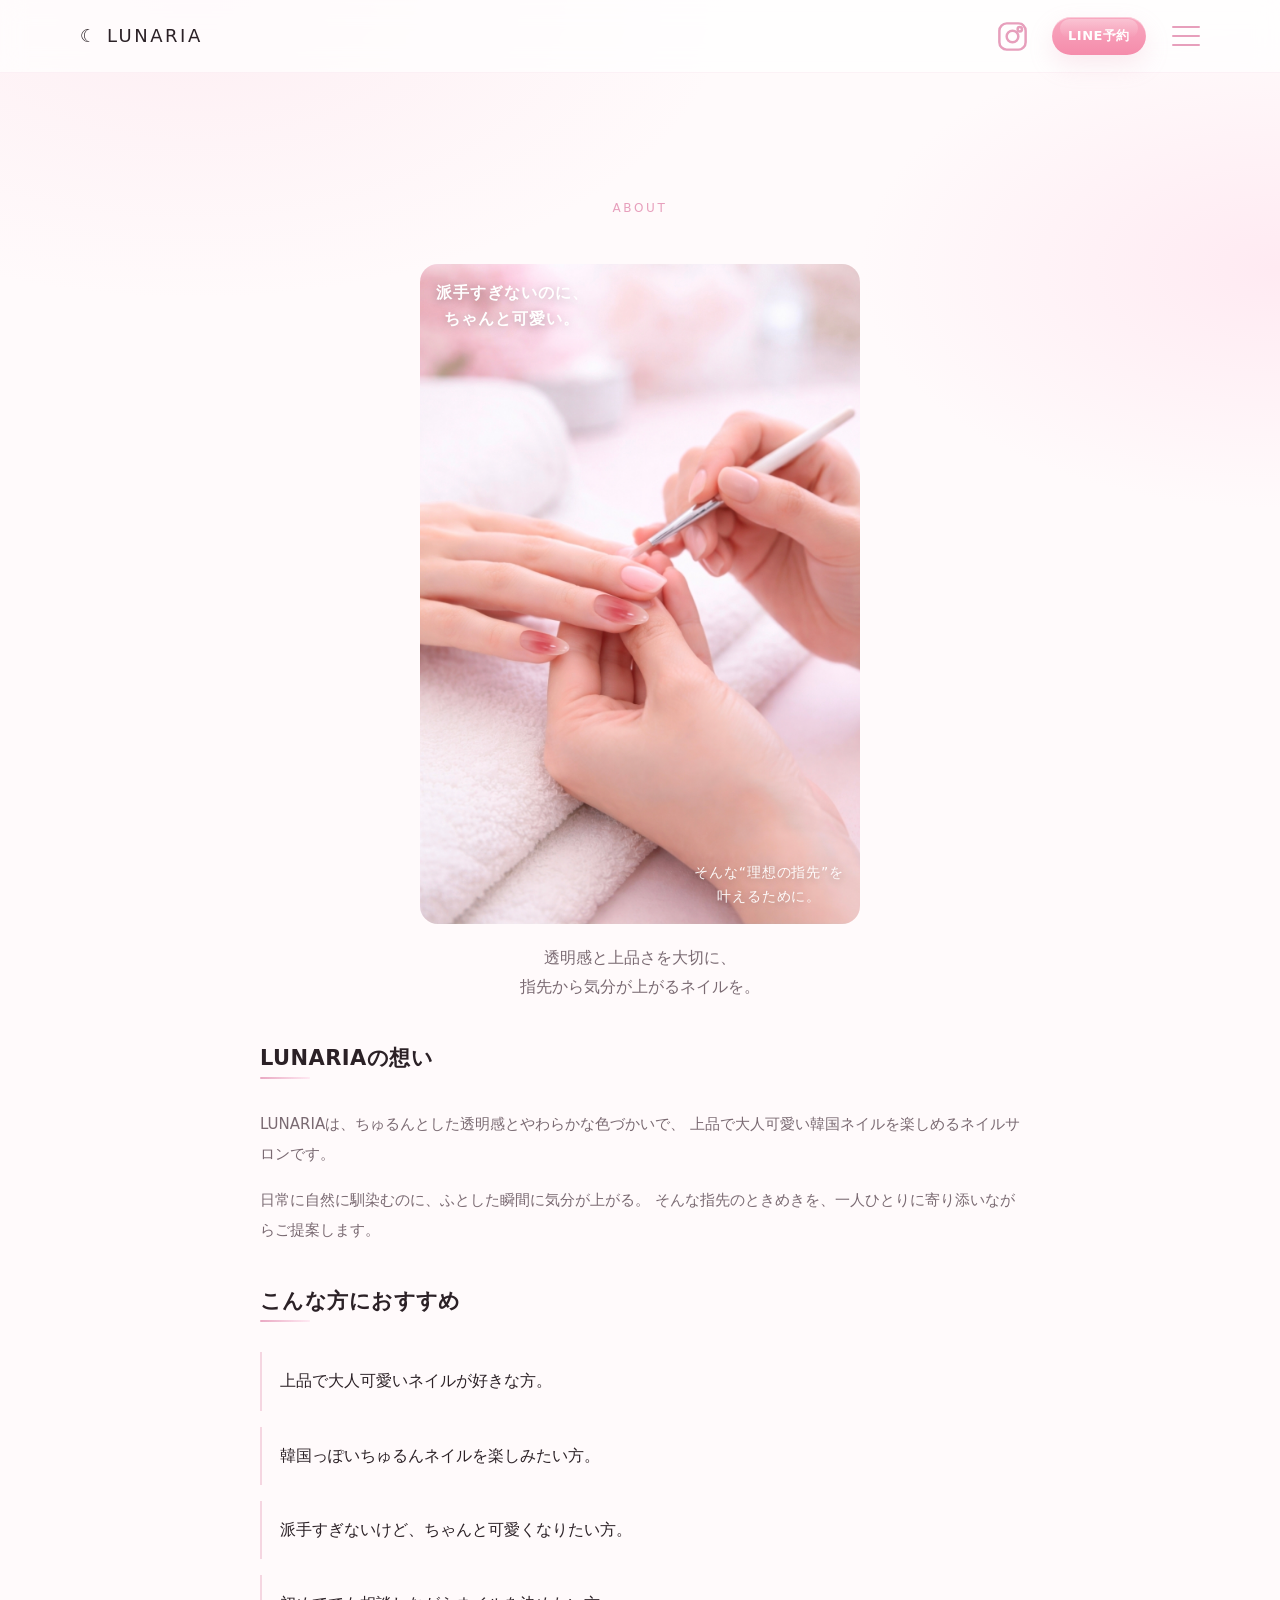
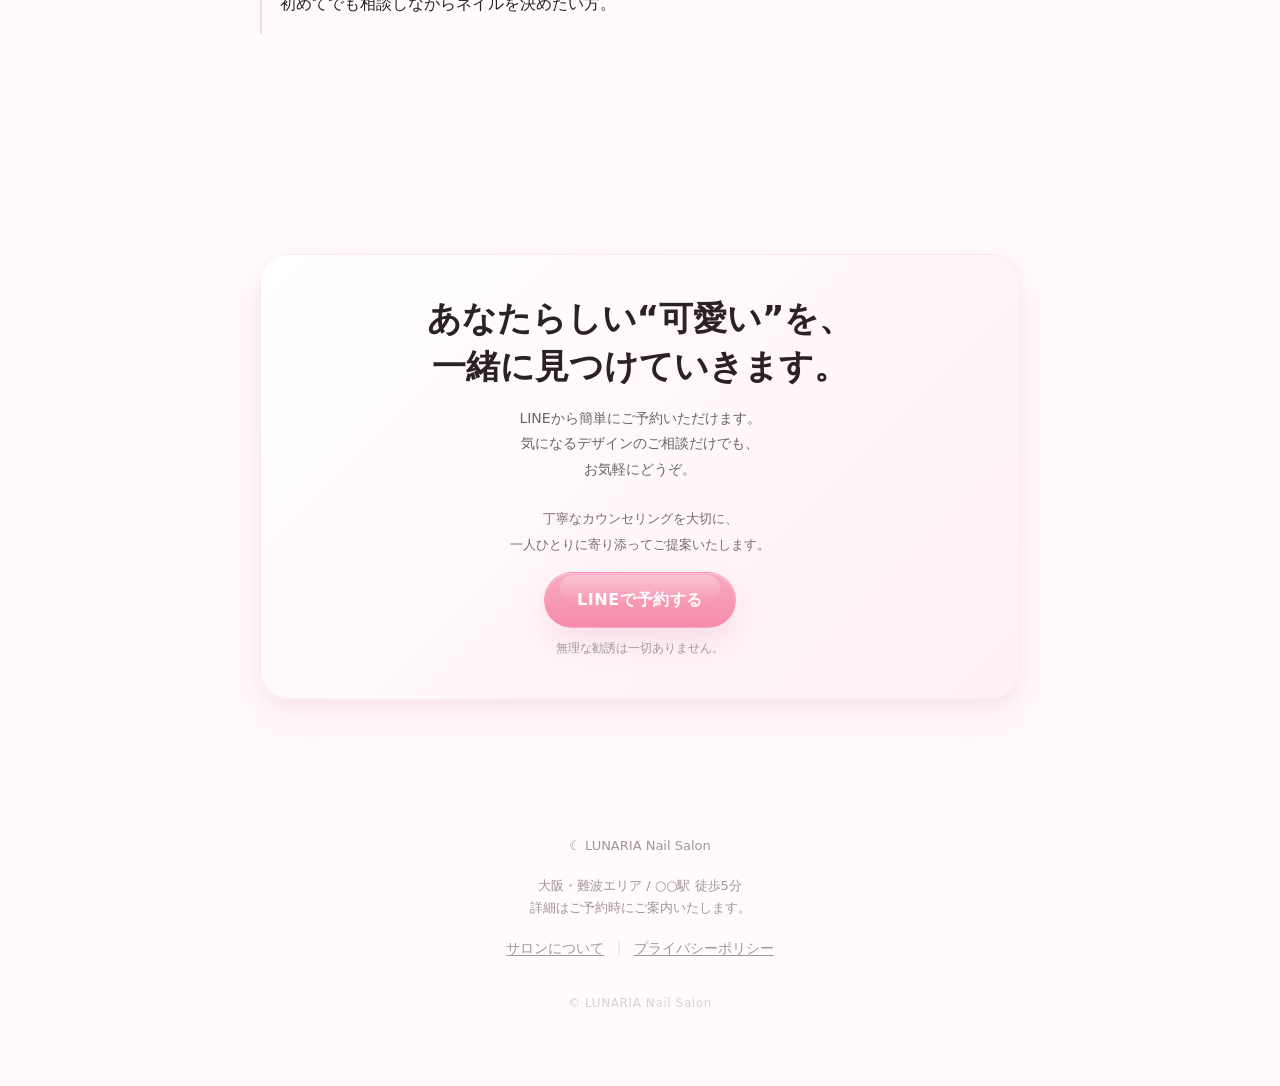
<file: about.html>
<!DOCTYPE html>
<html lang="ja">
<head>
  <meta charset="UTF-8">
  <meta
    name="viewport"
    content="width=device-width, initial-scale=1.0"
  >
  <meta
    name="description"
    content="LUNARIAは、上品で大人可愛い韓国ネイルを提案する完全予約制プライベートサロンです。"
  >
  <title>LUNARIA | 韓国ネイルサロン</title>

  <link rel="stylesheet" href="css/style.css">
</head>

<body>

  <!-- header -->
  <header class="site-header">
    <div class="container site-header__inner">
      <a href="index.html" class="site-logo">
        ☾ LUNARIA
      </a>

      <div class="site-header__actions">
        <a
          href="https://www.instagram.com/"
          class="header__insta"
          aria-label="Instagram"
        >
          <svg
            viewBox="0 0 24 24"
            fill="none"
            stroke="currentColor"
            stroke-width="1.8"
          >
            <rect x="3" y="3" width="18" height="18" rx="5"></rect>
            <circle cx="12" cy="12" r="4"></circle>
            <circle cx="17" cy="7" r="1.5"></circle>
          </svg>
        </a>

        <a href="#cta" class="header__reserve">
          LINE予約
        </a>

        <button
          type="button"
          class="header__menu"
          aria-label="Menu"
          aria-expanded="false"
          aria-controls="headerDrawer"
        >
          <span></span>
          <span></span>
          <span></span>
        </button>
      </div>
    </div>

    <div class="header-drawer" id="headerDrawer" aria-hidden="true">
      <nav class="header-drawer__nav" aria-label="メニュー">
        <a href="index.html">Top</a>
        <a href="gallery.html">Gallery</a>
        <a href="menu.html">Menu</a>
        <a href="index.html#price">Price</a>
        <a href="index.html#faq">FAQ</a>
        <a href="index.html#cta">Reserve</a>
      </nav>
    </div>
  </header>

  <main>

    <section class="about-page section">
      <div class="container-narrow">

<div class="section-head center fade-up">
  <span class="section-label">About</span>

  
  
  
<div class="about-page__visual">

  <img src="images/about-nail.jpg" alt="施術イメージ">

  <p class="visual-text visual-text--top">
    派手すぎないのに、<br>ちゃんと可愛い。
  </p>

  <p class="visual-text visual-text--bottom">
    そんな“理想の指先”を<br>叶えるために。
  </p>

</div>


  <p class="section-text">
    透明感と上品さを大切に、<br>
    指先から気分が上がるネイルを。
  </p>
</div>

        <div class="about-page__block fade-up delay-2">
          <h2 class="about-page__title">LUNARIAの想い</h2>
          <p class="about-page__text">
            LUNARIAは、ちゅるんとした透明感とやわらかな色づかいで、
            上品で大人可愛い韓国ネイルを楽しめるネイルサロンです。
          </p>
          <p class="about-page__text">
            日常に自然に馴染むのに、ふとした瞬間に気分が上がる。
            そんな指先のときめきを、一人ひとりに寄り添いながらご提案します。
          </p>
        </div>

        <div class="about-page__block fade-up delay-3">
          <h2 class="about-page__title">こんな方におすすめ</h2>
          <ul class="about-page__list">
            <li>上品で大人可愛いネイルが好きな方。</li>
            <li>韓国っぽいちゅるんネイルを楽しみたい方。</li>
            <li>派手すぎないけど、ちゃんと可愛くなりたい方。</li>
            <li>初めてでも相談しながらネイルを決めたい方。</li>
          </ul>
        </div>

      </div>
    </section>

    <section class="cta section">
      <div class="container-narrow">
        <div class="cta-box fade-up">
          <h2 class="cta-title">あなたらしい“可愛い”を、<br>一緒に見つけていきます。</h2>
          <p class="cta-text">
            LINEから簡単にご予約いただけます。<br>
            気になるデザインのご相談だけでも、<br>お気軽にどうぞ。
          </p>
          <p class="cta-support">
  丁寧なカウンセリングを大切に、<br>
一人ひとりに寄り添ってご提案いたします。
</p>
          <a href="#" class="cta-button">LINEで予約する</a>
          <p class="cta-sub">無理な勧誘は一切ありません。</p>
        </div>
      </div>
    </section>

  </main>

<!-- footer -->
  <footer class="site-footer">
    <div class="container center">
      <p class="footer-brand">☾ LUNARIA Nail Salon</p>

      <div class="footer-access">
        <p>大阪・難波エリア / ○○駅 徒歩5分</p>
        <p>詳細はご予約時にご案内いたします。</p>
      </div>

      <div class="footer-links">
        <a href="about.html">サロンについて</a>
        <span class="footer-divider">│</span>
        <a href="policy.html">プライバシーポリシー</a>
      </div>

      <p class="footer-copy">
        © LUNARIA Nail Salon
      </p>
    </div>
  </footer>

  <script src="js/main.js"></script>

</body>
</html>
</file>
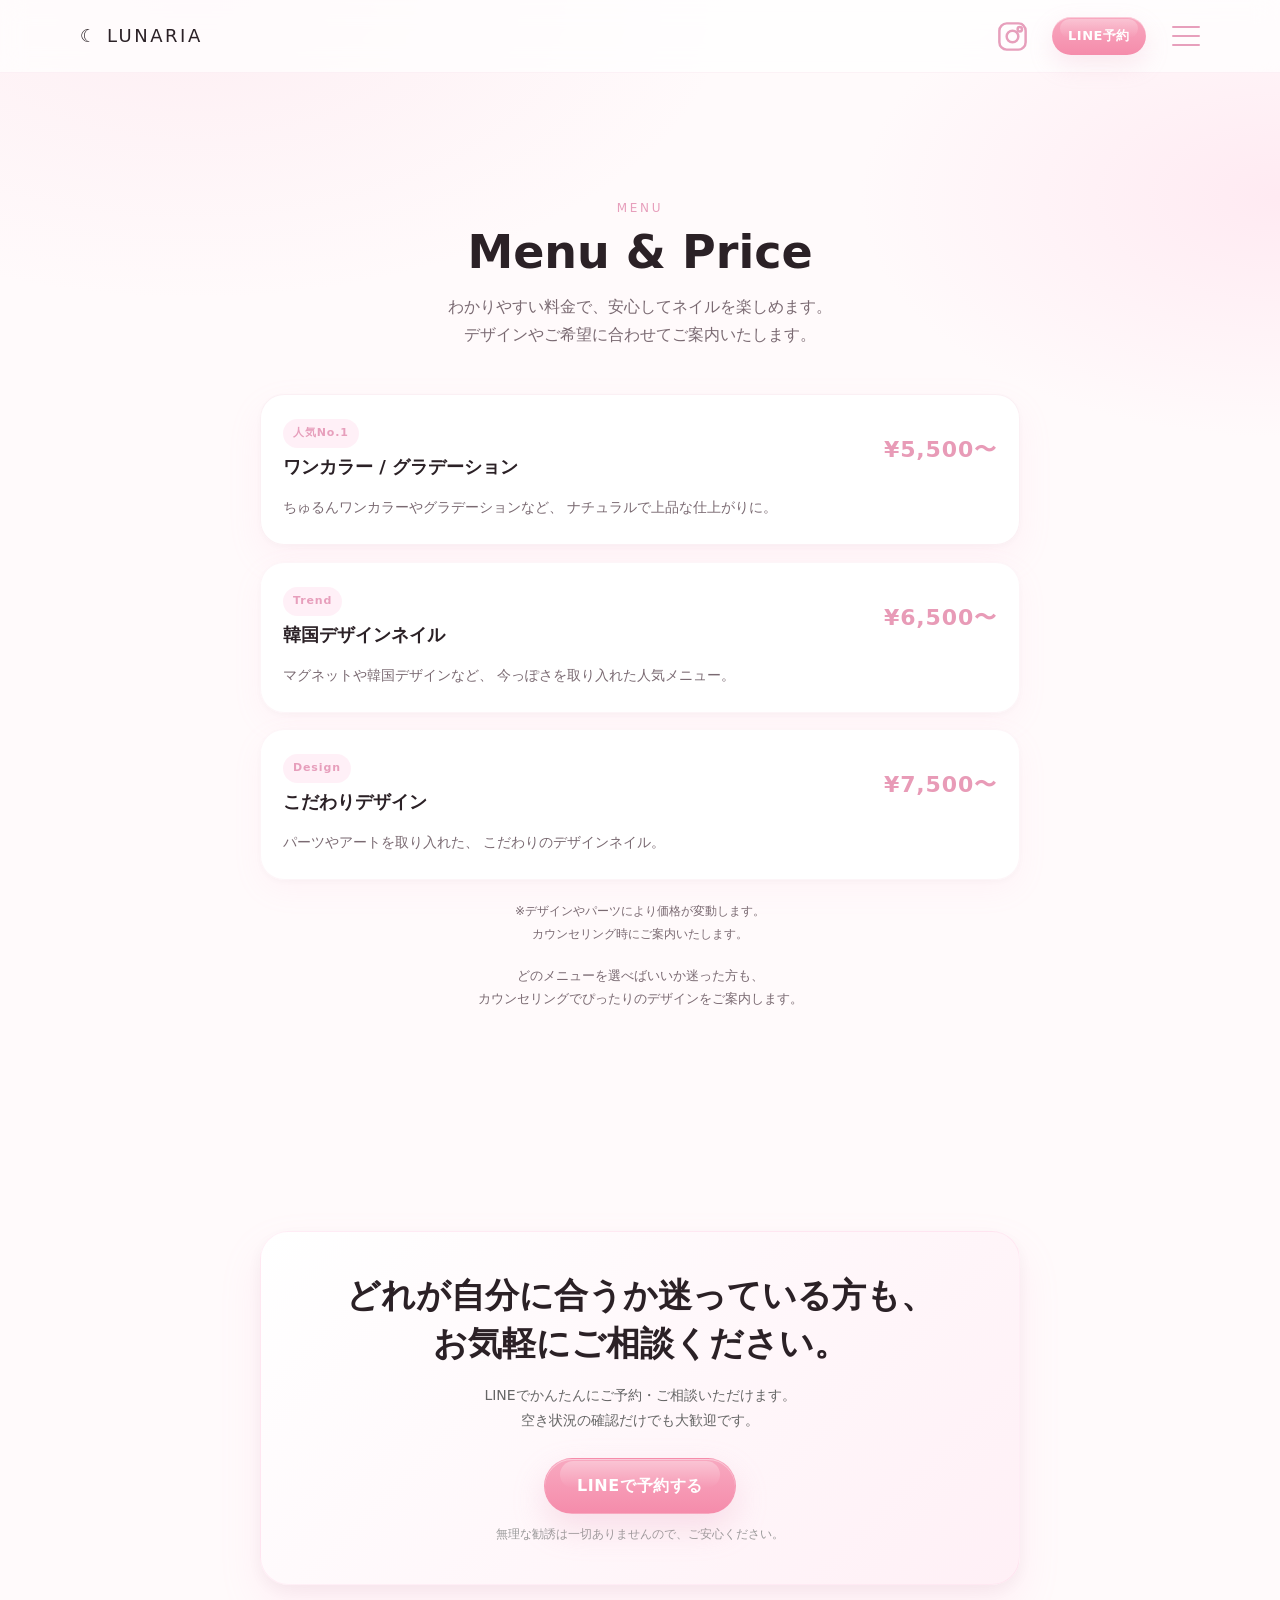
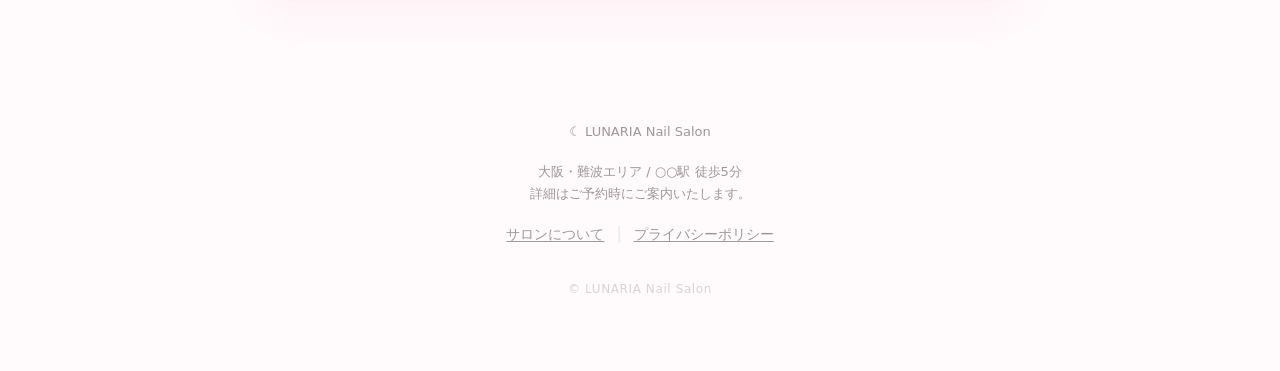
<file: menu.html>
<!DOCTYPE html>
<html lang="ja">
<head>
  <meta charset="UTF-8">
  <meta
    name="viewport"
    content="width=device-width, initial-scale=1.0"
  >
  <meta
    name="description"
    content="LUNARIAは、上品で大人可愛い韓国ネイルを提案する完全予約制プライベートサロンです。"
  >
  <title>LUNARIA | 韓国ネイルサロン</title>

  <link rel="stylesheet" href="css/style.css">
</head>

<body>

  <!-- header -->
  <header class="site-header">
    <div class="container site-header__inner">
      <a href="index.html" class="site-logo">
        ☾ LUNARIA
      </a>

      <div class="site-header__actions">
        <a
          href="https://www.instagram.com/"
          class="header__insta"
          aria-label="Instagram"
        >
          <svg
            viewBox="0 0 24 24"
            fill="none"
            stroke="currentColor"
            stroke-width="1.8"
          >
            <rect x="3" y="3" width="18" height="18" rx="5"></rect>
            <circle cx="12" cy="12" r="4"></circle>
            <circle cx="17" cy="7" r="1.5"></circle>
          </svg>
        </a>

        <a href="#cta" class="header__reserve">
          LINE予約
        </a>

        <button
          type="button"
          class="header__menu"
          aria-label="Menu"
          aria-expanded="false"
          aria-controls="headerDrawer"
        >
          <span></span>
          <span></span>
          <span></span>
        </button>
      </div>
    </div>

    <div class="header-drawer" id="headerDrawer" aria-hidden="true">
      <nav class="header-drawer__nav" aria-label="メニュー">
        <a href="index.html">Top</a>
        <a href="gallery.html">Gallery</a>
        <a href="menu.html">Menu</a>
        <a href="index.html#price">Price</a>
        <a href="index.html#faq">FAQ</a>
        <a href="index.html#cta">Reserve</a>
      </nav>
    </div>
  </header>

  <main>

    <section class="menu-page section">
      <div class="container-narrow">

        <div class="section-head center fade-up">
          <span class="section-label">Menu</span>
          <h1 class="section-title">Menu & Price</h1>
          <p class="section-text">
            わかりやすい料金で、安心してネイルを楽しめます。<br>
            デザインやご希望に合わせてご案内いたします。
          </p>
        </div>

        <div class="menu-page__list">

<article class="menu-page__item menu-page__item--featured fade-up delay-1">
  <div class="menu-page__head">
    <div class="menu-page__head-main">
      <p class="menu-page__badge">人気No.1</p>
      <h2 class="menu-page__title">ワンカラー / グラデーション</h2>
    </div>
    <p class="menu-page__price">¥5,500〜</p>
  </div>
  <p class="menu-page__text">
    ちゅるんワンカラーやグラデーションなど、
    ナチュラルで上品な仕上がりに。
  </p>
</article>

<article class="menu-page__item fade-up delay-2">
  <div class="menu-page__head">
    <div class="menu-page__head-main">
      <p class="menu-page__badge">Trend</p>
      <h2 class="menu-page__title">韓国デザインネイル</h2>
    </div>
    <p class="menu-page__price">¥6,500〜</p>
  </div>
  <p class="menu-page__text">
    マグネットや韓国デザインなど、
    今っぽさを取り入れた人気メニュー。
  </p>
</article>

<article class="menu-page__item fade-up delay-3">
  <div class="menu-page__head">
    <div class="menu-page__head-main">
      <p class="menu-page__badge">Design</p>
      <h2 class="menu-page__title">こだわりデザイン</h2>
    </div>
    <p class="menu-page__price">¥7,500〜</p>
  </div>
  <p class="menu-page__text">
    パーツやアートを取り入れた、
    こだわりのデザインネイル。
  </p>
</article>

        </div>

        <div class="menu-page__note fade-up delay-3">
          <p>
            ※デザインやパーツにより価格が変動します。<br>
            カウンセリング時にご案内いたします。
          </p>
          <p class="menu-page__guide fade-up delay-3">
  どのメニューを選べばいいか迷った方も、<br>
  カウンセリングでぴったりのデザインをご案内します。
</p>
        </div>

      </div>
    </section>

    <section class="cta section">
      <div class="container-narrow">
        <div class="cta-box fade-up">
          <h2 class="cta-title">どれが自分に合うか迷っている方も、<br>
お気軽にご相談ください。</h2>
          <p class="cta-text">
            LINEでかんたんにご予約・ご相談いただけます。<br>
            空き状況の確認だけでも大歓迎です。
          </p>
          <a href="#" class="cta-button">LINEで予約する</a>
          <p class="cta-sub">無理な勧誘は一切ありませんので、ご安心ください。</p>
        </div>
      </div>
    </section>

  </main>


<!-- footer -->
  <footer class="site-footer">
    <div class="container center">
      <p class="footer-brand">☾ LUNARIA Nail Salon</p>

      <div class="footer-access">
        <p>大阪・難波エリア / ○○駅 徒歩5分</p>
        <p>詳細はご予約時にご案内いたします。</p>
      </div>

      <div class="footer-links">
        <a href="about.html">サロンについて</a>
        <span class="footer-divider">│</span>
        <a href="policy.html">プライバシーポリシー</a>
      </div>

      <p class="footer-copy">
        © LUNARIA Nail Salon
      </p>
    </div>
  </footer>

  <script src="js/main.js"></script>

</body>
</html>
</file>
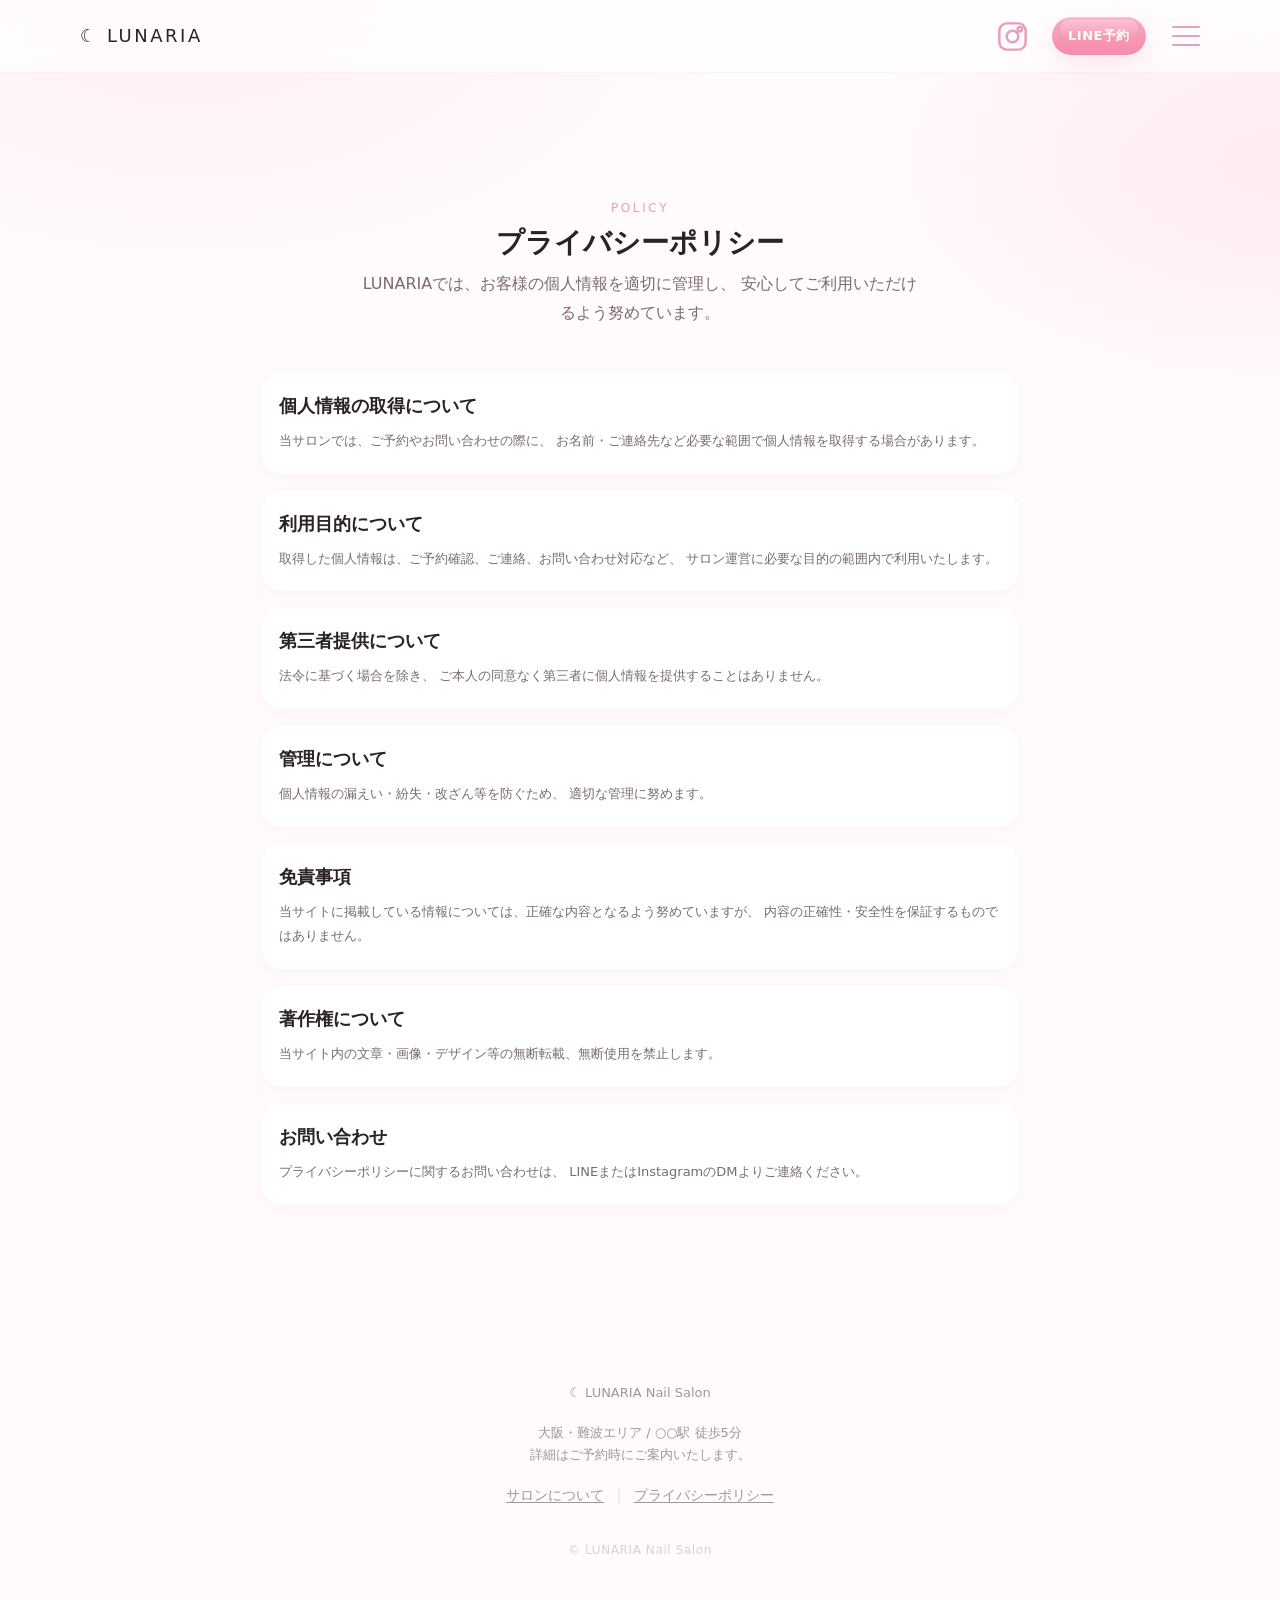
<file: policy.html>
<!DOCTYPE html>
<html lang="ja">
<head>
  <meta charset="UTF-8">
  <meta
    name="viewport"
    content="width=device-width, initial-scale=1.0"
  >
  <meta
    name="description"
    content="LUNARIAは、上品で大人可愛い韓国ネイルを提案する完全予約制プライベートサロンです。"
  >
  <title>LUNARIA | 韓国ネイルサロン</title>

  <link rel="stylesheet" href="css/style.css">
</head>

<body>

  <!-- header -->
  <header class="site-header">
    <div class="container site-header__inner">
      <a href="index.html" class="site-logo">
        ☾ LUNARIA
      </a>

      <div class="site-header__actions">
        <a
          href="https://www.instagram.com/"
          class="header__insta"
          aria-label="Instagram"
        >
          <svg
            viewBox="0 0 24 24"
            fill="none"
            stroke="currentColor"
            stroke-width="1.8"
          >
            <rect x="3" y="3" width="18" height="18" rx="5"></rect>
            <circle cx="12" cy="12" r="4"></circle>
            <circle cx="17" cy="7" r="1.5"></circle>
          </svg>
        </a>

        <a href="#cta" class="header__reserve">
          LINE予約
        </a>

        <button
          type="button"
          class="header__menu"
          aria-label="Menu"
          aria-expanded="false"
          aria-controls="headerDrawer"
        >
          <span></span>
          <span></span>
          <span></span>
        </button>
      </div>
    </div>

    <div class="header-drawer" id="headerDrawer" aria-hidden="true">
      <nav class="header-drawer__nav" aria-label="メニュー">
        <a href="index.html">Top</a>
        <a href="gallery.html">Gallery</a>
        <a href="menu.html">Menu</a>
        <a href="index.html#price">Price</a>
        <a href="index.html#faq">FAQ</a>
        <a href="index.html#cta">Reserve</a>
      </nav>
    </div>
  </header>

  <main>
    <section class="policy-page section">
      <div class="container-narrow">

        <div class="section-head center fade-up">
          <span class="section-label">Policy</span>
          <h1 class="section-title">プライバシーポリシー</h1>
          <p class="section-text">
            LUNARIAでは、お客様の個人情報を適切に管理し、
安心してご利用いただけるよう努めています。
          </p>
        </div>

        <div class="policy-page__content fade-up delay-1">

          <section class="policy-page__block">
            <h2 class="policy-page__title">個人情報の取得について</h2>
            <p class="policy-page__text">
              当サロンでは、ご予約やお問い合わせの際に、
              お名前・ご連絡先など必要な範囲で個人情報を取得する場合があります。
            </p>
          </section>

          <section class="policy-page__block">
            <h2 class="policy-page__title">利用目的について</h2>
            <p class="policy-page__text">
              取得した個人情報は、ご予約確認、ご連絡、お問い合わせ対応など、
              サロン運営に必要な目的の範囲内で利用いたします。
            </p>
          </section>

          <section class="policy-page__block">
            <h2 class="policy-page__title">第三者提供について</h2>
            <p class="policy-page__text">
              法令に基づく場合を除き、
              ご本人の同意なく第三者に個人情報を提供することはありません。
            </p>
          </section>

          <section class="policy-page__block">
            <h2 class="policy-page__title">管理について</h2>
            <p class="policy-page__text">
              個人情報の漏えい・紛失・改ざん等を防ぐため、
              適切な管理に努めます。
            </p>
          </section>

          <section class="policy-page__block">
            <h2 class="policy-page__title">免責事項</h2>
            <p class="policy-page__text">
              当サイトに掲載している情報については、正確な内容となるよう努めていますが、
              内容の正確性・安全性を保証するものではありません。
            </p>
          </section>

          <section class="policy-page__block">
            <h2 class="policy-page__title">著作権について</h2>
            <p class="policy-page__text">
              当サイト内の文章・画像・デザイン等の無断転載、無断使用を禁止します。
            </p>
          </section>

          <section class="policy-page__block">
            <h2 class="policy-page__title">お問い合わせ</h2>
            <p class="policy-page__text">
              プライバシーポリシーに関するお問い合わせは、
              LINEまたはInstagramのDMよりご連絡ください。
            </p>
          </section>

        </div>
      </div>
    </section>
  </main>

<!-- footer -->
  <footer class="site-footer">
    <div class="container center">
      <p class="footer-brand">☾ LUNARIA Nail Salon</p>

      <div class="footer-access">
        <p>大阪・難波エリア / ○○駅 徒歩5分</p>
        <p>詳細はご予約時にご案内いたします。</p>
      </div>

      <div class="footer-links">
        <a href="about.html">サロンについて</a>
        <span class="footer-divider">│</span>
        <a href="policy.html">プライバシーポリシー</a>
      </div>

      <p class="footer-copy">
        © LUNARIA Nail Salon
      </p>
    </div>
  </footer>

  <script src="js/main.js"></script>

</body>
</html>
</file>
<file: css/style.css>
/* =========================
   DESIGN TOKENS
========================= */

:root{
  --bg:#fffafb;
  --bg-soft:#fff3f7;
  --surface:#ffffff;

  --text:#2b2126;
  --text-soft:#7a6a72;

  --line:#f1dbe4;

  --pink-main:#f6b3cb;
  --pink-soft:#ffe3ee;
  --pink-deep:#e79fbc;

  --shadow-soft:0 10px 30px rgba(231,159,188,0.12);
  --shadow-card:0 8px 24px rgba(43,33,38,0.06);

  --radius-sm:14px;
  --radius-md:20px;
  --radius-lg:28px;

  --container:1120px;
  --container-narrow:760px;

  --space-section:120px;
  --space-section-sp:90px;
}

/* =========================
   RESET / BASE
========================= */

*,
*::before,
*::after{
  box-sizing:border-box;
}

html{
  scroll-behavior:smooth;
}

body{
  margin:0;
  font-family:"Noto Sans JP", system-ui, sans-serif;
  color:var(--text);
  background:
    radial-gradient(900px 500px at 15% 0%, rgba(246,179,203,0.16), transparent 60%),
    radial-gradient(700px 400px at 100% 10%, rgba(255,227,238,0.7), transparent 60%),
    var(--bg);
  line-height:1.7;
}

img{
  display:block;
  max-width:100%;
  height:auto;
}

a{
  color:inherit;
  text-decoration:none;
}

ul{
  margin:0;
  padding:0;
  list-style:none;
}

p{
  margin:0;
}

h1,
h2,
h3{
  margin:0;
  line-height:1.2;
}

/* =========================
   LAYOUT
========================= */

.container{
  width:min(100% - 32px, var(--container));
  margin:0 auto;
}

.container-narrow{
  width:min(100% - 32px, var(--container-narrow));
  margin:0 auto;
}

.section{
  padding:var(--space-section) 0;
}

@media (max-width:768px){
  .section{
    padding:var(--space-section-sp) 0;
  }
}

/* =========================
   COMMON COMPONENTS
========================= */

.section-head{
  text-align:center;
  margin-bottom:40px;
}

.section-label{
  display:inline-block;
  margin-bottom:10px;
  font-size:12px;
  letter-spacing:.22em;
  text-transform:uppercase;
  color:var(--pink-deep);
}

.section-title{
  font-size:clamp(32px, 5vw, 46px);
  line-height:1.05;
  color:var(--text);
  margin-bottom:16px;
}

.section-text{
  max-width:560px;
  margin:12px auto 0;
  line-height:1.8;
  color:var(--text-soft);
}

.section-divider{
  position:relative;
}

.section-divider::after{
  content:"";
  position:absolute;
  bottom:0;
  left:50%;
  transform:translateX(-50%);
  width:180px;
  height:2px;
  background:linear-gradient(
    to right,
    transparent,
    rgba(255,170,210,0.7),
    rgba(255,170,210,0.7),
    transparent
  );
  border-radius:999px;
}

.btn{
  position:relative;
  display:inline-flex;
  align-items:center;
  justify-content:center;
  min-height:52px;
  padding:0 24px;
  border:1px solid transparent;
  border-radius:999px;
  background:linear-gradient(180deg, #f8a9c0 0%, #f58cab 100%);
  color:#fff;
  font-weight:600;
  box-shadow:
    0 10px 24px rgba(231,159,188,0.22),
    inset 0 1px 0 rgba(255,255,255,0.4);
  transition:transform .25s ease, box-shadow .25s ease, opacity .25s ease;
}

.btn::before,
.header__reserve::before,
.hero__btn::before,
.cta-button::before{
  content:"";
  position:absolute;
  top:2px;
  left:8%;
  width:84%;
  height:50%;
  background:linear-gradient(
    to bottom,
    rgba(255,255,255,0.8),
    rgba(255,255,255,0)
  );
  border-radius:999px;
  opacity:.4;
  pointer-events:none;
}

.btn:hover,
.header__reserve:hover,
.hero__btn:hover,
.cta-button:hover{
  transform:translateY(-2px) scale(1.03);
  box-shadow:
    0 18px 40px rgba(231,159,188,0.32),
    inset 0 2px 6px rgba(255,255,255,0.4);
}

.card{
  background:var(--surface);
  border:1px solid rgba(231,159,188,0.14);
  border-radius:var(--radius-md);
  box-shadow:var(--shadow-card);
  transition:transform .3s ease, box-shadow .3s ease, border-color .3s ease;
}

.card:hover{
  transform:translateY(-4px);
}

.center{
  text-align:center;
}

/* =========================
   HEADER
========================= */

.site-header{
  position:sticky;
  top:0;
  z-index:100;
  background:rgba(255,255,255,0.7);
  backdrop-filter:blur(12px);
  -webkit-backdrop-filter:blur(12px);
  border-bottom:1px solid rgba(231,159,188,0.12);
}

.site-header.scrolled{
  background:rgba(255,255,255,0.92);
  box-shadow:0 12px 30px rgba(0,0,0,0.06);
}

.site-header__inner{
  min-height:72px;
  display:flex;
  align-items:center;
  justify-content:space-between;
  gap:20px;
}

.site-logo{
  font-size:18px;
  font-weight:500;
  letter-spacing:.14em;
  color:var(--text);
  white-space:nowrap;
}

.site-header__actions{
  display:flex;
  align-items:center;
  gap:22px;
}

.header__insta{
  display:flex;
  align-items:center;
  justify-content:center;
  color:var(--pink-deep);
}

.header__insta svg{
  width:35px;
  height:35px;
  stroke-width:1.7;
}

.header__reserve{
  position: relative;
  font-size: 13px;
  font-weight: 600;
  padding: 8px 16px;
  border-radius: 999px;

  background: linear-gradient(
    180deg,
    #f8a9c0 0%,
    #f58cab 100%
  );

  color: #fff;
  letter-spacing: .04em;

  box-shadow:
    0 10px 24px rgba(231,159,188,0.22),
    inset 0 1px 0 rgba(255,255,255,0.4);

  transition: transform .25s ease, box-shadow .25s ease;
}

.header__menu{
  width:28px;
  height:20px;
  margin-left:4px;
  display:flex;
  flex-direction:column;
  justify-content:space-between;
  background:none;
  border:none;
  padding:0;
  cursor:pointer;
}

.header__menu span{
  display:block;
  width:100%;
  height:1.8px;
  background:var(--pink-deep);
  border-radius:2px;
  transition:.25s ease;
}

.header__menu:hover span{
  opacity:.7;
}

.header__menu.is-open span:nth-child(1){
  transform:translateY(9px) rotate(45deg);
}

.header__menu.is-open span:nth-child(2){
  opacity:0;
}

.header__menu.is-open span:nth-child(3){
  transform:translateY(-9px) rotate(-45deg);
}

/* =========================
   HEADER DRAWER
========================= */

.header-drawer{
  position:absolute;
  top:100%;
  left:0;
  width:100%;
  background:rgba(255,255,255,0.92);
  backdrop-filter:blur(16px);
  -webkit-backdrop-filter:blur(14px);
  border-bottom:1px solid rgba(231,159,188,0.12);
  opacity:0;
  visibility:hidden;
  transform:translateY(-8px);
  transition:opacity .25s ease, visibility .25s ease, transform .25s ease;
  box-shadow:0 20px 40px rgba(231,159,188,0.12);
}

.header-drawer.is-open{
  opacity:1;
  visibility:visible;
  transform:translateY(0);
}

.header-drawer__nav{
  width:min(1100px, 92%);
  margin:0 auto;
  padding:14px 0 18px;
  display:grid;
  gap:2px;
}

.header-drawer__nav a{
  display:block;
  padding:18px 0;
  font-size:16px;
  color:var(--text);
  border-bottom:1px solid rgba(231,159,188,0.12);
  letter-spacing:.04em;
  transition:color .3s ease, transform .2s cubic-bezier(.4,0,.2,1);
  will-change:transform;
}

.header-drawer__nav a:hover{
  color:var(--pink-deep);
  transform:translateX(6px);
}

.header-drawer__nav a.active{
  color:var(--pink-deep);
  font-weight:600;
}

.header-drawer__nav a:last-child{
  border-bottom:none;
}

/* =========================
   HERO
========================= */

.hero{
  position:relative;
  display:grid;
  place-items:center;
  overflow:hidden;
  min-height:calc(100svh - 72px);
  padding:120px 0;
}

.hero__bg{
  position:absolute;
  inset:0;
}

.hero__bg-image{
  width:100%;
  height:100%;
  object-fit:cover;
  transform:scale(1.08);
}

.hero::before{
  content:"";
  position:absolute;
  inset:0;
  background: rgba(255,255,255,0.08);
}

.hero::after{
  content:"";
  position:absolute;
  left:50%;
  bottom:-90px;
  transform:translateX(-50%);
  width:min(900px, 90vw);
  height:220px;
  background:radial-gradient(
    ellipse at center,
    rgba(255,210,230,.38),
    transparent 70%
  );
  filter:blur(36px);
  pointer-events:none;
}

.hero__overlay{
  position:relative;
  z-index:1;
  max-width:720px;
  margin:0 auto;
  text-align:center;
}

.hero__overlay::before{
  content:"";
  position:absolute;
  inset:-40px -20px;
  background:radial-gradient(
    circle,
    rgba(255,255,255,0.25),
    transparent 70%
  );
  filter:blur(40px);
  z-index:-1;
}

.hero__brand{
  font-size:1.2em;
  letter-spacing:.32em;
  color:rgba(255,255,255,1);
  margin-bottom:24px;
  text-transform:uppercase;
  opacity:.9;
}

.hero__brand::before{
  content:none;
}

.hero__title{
  text-align:center;
  font-size:clamp(42px, 8vw, 72px);
  line-height:1.05;
  letter-spacing:-0.04em;
  color:#ffffff;
  text-shadow:0 10px 30px rgba(0,0,0,0.22);
}

.hero__title span{
  background: linear-gradient(
  180deg,
  #FADADD 0%,
  #F6AFC7 100%
);
  -webkit-background-clip:text;
  -webkit-text-fill-color:transparent;
  filter:brightness(1.12);
  text-shadow:
  0 2px 6px rgba(255,255,255,0.6),
  0 6px 16px rgba(231,84,128,0.15);
}

.hero__subtitle{
  margin-top: 14px;
  font-size: 18px;
  letter-spacing: .08em;
  color: rgba(255,255,255,0.85);
}

.hero__text{
  margin-top:18px;
  font-size:17px;
  line-height:1.9;
  color:rgba(255,255,255,0.9);
  text-shadow:0 2px 12px rgba(0,0,0,.12);
}

.hero__cta-sub{
  font-size:12px;
  margin-top:10px;
  color:rgba(255,255,255,0.9);
  text-shadow:0 2px 12px rgba(0,0,0,.12);
}

.hero__btn{
  margin-top:34px;
  background:#f58cab;
  box-shadow: 0 12px 30px rgba(231, 84, 128, 0.38);
}

@media (max-width:900px){
  .hero__inner{
    grid-template-columns:1fr;
    gap:28px;
  }

  .hero__visual{
    order:-1;
  }

  .hero__content{
    max-width:none;
  }
}

@media (max-width:768px){
  .hero{
    min-height:auto;
    padding:120px 0 90px;
  }

  .hero__overlay{
    width:min(92%, 520px);
    margin:0 auto;
  }

  .hero__title{
    font-size:clamp(34px, 12vw, 52px);
  }

  .hero__text{
    font-size:14px;
  }
}

/* =========================
   EMPATHY
========================= */
.empathy{
  position: relative;
  padding: 72px 20px;
  background:
    radial-gradient(120% 90% at 50% 0%, rgba(255, 214, 230, 0.45) 0%, rgba(255, 255, 255, 0) 60%),
    linear-gradient(180deg, #fffafb 0%, #fff 100%);
  overflow: hidden;
}

.empathy::before{
  content: "";
  position: absolute;
  inset: 0;
  pointer-events: none;
  background:
    radial-gradient(circle at 20% 30%, rgba(255,255,255,0.7) 0 2px, transparent 3px),
    radial-gradient(circle at 80% 20%, rgba(255,255,255,0.5) 0 2px, transparent 3px),
    radial-gradient(circle at 30% 80%, rgba(255,255,255,0.6) 0 2px, transparent 3px),
    radial-gradient(circle at 75% 75%, rgba(255,255,255,0.4) 0 2px, transparent 3px);
  opacity: 0.6;
}

.empathy__inner{
  width: min(100%, 720px);
  margin: 0 auto;
  text-align: left;
  position: relative;
  z-index: 1;
}

.empathy__eyebrow{
  text-align: center;
  margin: 0 0 10px;
  font-size: 0.78rem;
  letter-spacing: 0.18em;
  text-transform: uppercase;
  color: #d88aa8;
}

.empathy__title{
  text-align: center;
  margin: 0;
  font-size: clamp(1.6rem, 5vw, 2.2rem);
  font-weight: 700;
  line-height: 1.4;
  color: #5a4a52;
}

.empathy__list{
  list-style: none;
  padding: 0;
  margin: 32px 0 0;
  display: grid;
  gap: 18px;
}

.empathy__list li{
  padding: 16px 18px;
  border-radius: 999px;
  background: rgba(255,255,255,0.72);
  border: 1px solid rgba(240, 198, 216, 0.85);
  box-shadow:
    0 10px 30px rgba(232, 170, 197, 0.12),
    inset 0 1px 0 rgba(255,255,255,0.85);
  color: #6a5b62;
  font-size: 0.98rem;
  line-height: 1.7;
  backdrop-filter: blur(10px);
  -webkit-backdrop-filter: blur(10px);
}

.empathy__message{
  text-align: center;
  margin: 50px 0 0;
  font-size: 1rem;
  line-height: 1.8;
  color: #7a6871;
}

.empathy__message span{
  color: #e58db2;
  font-weight: 700;
}

@media (min-width: 768px){
  .empathy{
    padding: 92px 24px;
  }

  .empathy__list li{
    font-size: 1rem;
    padding: 18px 22px;
  }

  .empathy__message{
    font-size: 1.05rem;
  }
}

.logo-mark{
  margin-right: 8px;
}

/* =========================
   TOP GALLERY
========================= */
.gallery-lead{
  margin: 20px 0 20px;
  text-align: center;
  font-size: 0.98rem;
  line-height: 1.9;
  color: #7a6871;
}

.gallery-lead span{
  color: #e58db2;
  font-weight: 600;
}


.gallery .section-head{
  margin-bottom:48px;
}

.gallery__layout{
  display:grid;
  grid-template-columns:minmax(0, 1.1fr) minmax(0, 0.9fr);
  gap:28px;
}

.gallery-card,
.gallery-mini{
  position:relative;
  overflow:hidden;
  border-radius:20px;
  background:#fff;
  box-shadow:0 18px 40px rgba(0,0,0,0.08);
  transition:
    transform .25s ease,
    box-shadow .25s ease;
}

.gallery-card::before,
.gallery-mini::before{
  content:"";
  position:absolute;
  inset:0;
  z-index:2;
  pointer-events:none;
  background:linear-gradient(
    120deg,
    rgba(255,255,255,0.18) 0%,
    rgba(255,255,255,0.06) 18%,
    rgba(255,255,255,0.00) 40%
  );
  opacity:.8;
}

.gallery-card:hover,
.gallery-mini:hover{
  transform:translateY(-4px);
  box-shadow:0 16px 34px rgba(28,18,23,0.08);
}

.gallery-card__link,
.gallery-mini__link{
  display:block;
}

.gallery-card__link--row{
  display:grid;
  grid-template-columns:160px 1fr;
  gap:16px;
  align-items:center;
}

.gallery-card__link--reverse{
  display:grid;
  grid-template-columns:1fr 160px;
  gap:16px;
  align-items:center;
}

.gallery-card__link--reverse .gallery-card__thumb{
  order:2;
}

.gallery-card__link--reverse .gallery-card__body{
  order:1;
}

.gallery-card--feature{
  position:relative;
  height:100%;
  box-shadow:0 12px 28px rgba(231,159,188,0.14);
}

.gallery-card--feature .gallery-card__body{
  padding:18px 18px 20px;
}

.gallery-card--feature .gallery-card__title{
  font-size:clamp(24px, 3vw, 34px);
}

.gallery-card--featured{
  margin-bottom: 28px;
  box-shadow:
    0 18px 40px rgba(231,159,188,0.18);
}

.gallery-card__image{
  width:100%;
  aspect-ratio:4 / 5;
  object-fit:cover;
  filter:brightness(1.02) contrast(1.02) saturate(1.02);
  transition:transform .35s ease, filter .35s ease;
}

.gallery-card__thumb{
  width:100%;
  height:100%;
  min-height:180px;
  object-fit:cover;
  border-radius:16px;
  filter:brightness(1.03) contrast(1.03) saturate(1.02);
  transition:transform .35s ease, filter .35s ease;
}

.gallery-mini__image{
  width:100%;
  aspect-ratio:1 / 1;
  object-fit:cover;
  filter:brightness(1.03) contrast(1.03) saturate(1.02);
  transition:transform .3s ease;
}

.gallery-card:hover .gallery-card__image,
.gallery-card:hover .gallery-card__thumb{
  transform:scale(1.04);
  filter:brightness(1.05) contrast(1.04) saturate(1.04);
}

.gallery-mini:hover .gallery-mini__image{
  transform:scale(1.05);
}

.gallery-card__body{
  display:block;
  padding:22px 20px;
}

.gallery-card__eyebrow{
  margin-bottom:6px;
  font-size:11px;
  letter-spacing:.16em;
  text-transform:uppercase;
  color:var(--pink-deep);
  opacity:.82;
}

.gallery-card__title{
  font-size:clamp(18px, 2.2vw, 26px);
  line-height:1.2;
  color:var(--text);
  font-weight:600;
}

.gallery-card__text{
  margin-top:14px;
  color:var(--text-soft);
  line-height:1.75;
  font-size:14px;
}

.gallery__side{
  display:grid;
  gap:20px;
  padding-top:20px;
}

.gallery__side .gallery-card__title{
  font-size:clamp(18px, 2.2vw, 28px);
}

.gallery__bottom{
  grid-column:1 / -1;
  display:grid;
  grid-template-columns:repeat(3, 1fr);
  gap:20px;
  margin-top:20px;
}

.gallery__bottom .gallery-mini{
  position:relative;
  border-radius:20px;
}

.gallery__bottom .gallery-mini::after{
  content:"";
  position:absolute;
  inset:0;
  z-index:3;
  pointer-events:none;
  background:linear-gradient(
    120deg,
    rgba(255,255,255,0) 40%,
    rgba(255,255,255,0.22) 50%,
    rgba(255,255,255,0) 60%
  );
  opacity:0;
  transition:opacity .4s ease;
}

.gallery__bottom .gallery-mini:hover::after{
  opacity:1;
}

.gallery__more{
  grid-column:1 / -1;
  margin-top:32px;
}

.gallery__more .btn{
  min-width:180px;
}

@media (max-width:1024px){
  .gallery .section-head{
    margin-bottom:42px;
  }

  .gallery__layout{
    grid-template-columns:1fr;
    gap:28px;
  }

  .gallery__side{
    gap:20px;
    padding-top:0;
  }

  .gallery__bottom{
    grid-template-columns:repeat(3, 1fr);
    gap:18px;
  }
}

@media (max-width:768px){
  .gallery .section-head{
    margin-bottom:36px;
  }

  .gallery .section-title{
    font-size:clamp(30px, 8vw, 40px);
  }

  .gallery .section-text{
    max-width:34ch;
    margin-top:10px;
  }

  .gallery__layout{
    gap:22px;
  }

  .gallery-card__link--row{
    grid-template-columns:120px 1fr;
    align-items:stretch;
  }

  .gallery-card__link--reverse{
    grid-template-columns:1fr 120px;
    align-items:stretch;
  }

  .gallery-card__thumb{
    min-height:140px;
  }

  .gallery-card__body{
    padding:18px 16px;
  }

  .gallery-card__title{
    font-size:19px;
    line-height:1.15;
  }

  .gallery-card__text{
    font-size:13px;
    line-height:1.7;
  }

  .gallery__side{
    gap:18px;
  }

  .gallery__bottom{
    grid-template-columns:repeat(2, 1fr);
    gap:16px;
    margin-top:6px;
  }

  .gallery__bottom .gallery-mini:last-child{
    display:none;
  }

  .gallery-mini,
  .gallery-mini__image{
    border-radius:16px;
  }

  .gallery-mini__image{
    aspect-ratio:4 / 3;
  }
}

/* =========================
   MODAL
========================= */

.gallery-modal{
  position:fixed;
  inset:0;
  z-index:200;
  display:flex;
  align-items:center;
  justify-content:center;
  padding:20px;
  background:rgba(20,16,20,0.72);
  opacity:0;
  visibility:hidden;
  transition:opacity .25s ease, visibility .25s ease;
}

.gallery-modal.is-open{
  opacity:1;
  visibility:visible;
}

.gallery-modal__inner{
  max-width:min(92vw, 760px);
  max-height:88vh;
}

.gallery-modal__image{
  display:block;
  width:100%;
  max-height:88vh;
  object-fit:contain;
  border-radius:20px;
  box-shadow:0 20px 60px rgba(0,0,0,0.22);
  transform:scale(0.96);
  opacity:0;
  transition:transform .25s ease, opacity .25s ease;
}

.gallery-modal.is-open .gallery-modal__image{
  transform:scale(1);
  opacity:1;
}

.gallery-modal__close{
  position:absolute;
  top:20px;
  right:20px;
  width:44px;
  height:44px;
  border:none;
  border-radius:999px;
  background:rgba(255,255,255,0.18);
  color:#fff;
  font-size:28px;
  line-height:1;
  cursor:pointer;
  backdrop-filter:blur(8px);
  -webkit-backdrop-filter:blur(8px);
}

.gallery-modal__prev,
.gallery-modal__next{
  position:absolute;
  top:50%;
  transform:translateY(-50%);
  z-index:10;
  font-size:36px;
  color:#fff;
  background:none;
  border:none;
  cursor:pointer;
}

.gallery-modal__prev{
  left:20px;
}

.gallery-modal__next{
  right:20px;
}

@media (max-width:768px){
  .gallery-modal{
    padding:16px;
  }

  .gallery-modal__inner{
    max-width:100%;
  }

  .gallery-modal__image{
    border-radius:16px;
  }

  .gallery-modal__close{
    top:14px;
    right:14px;
  }
}

/* =========================
   POPULAR
========================= */

.popular__grid{
  display: grid;
  grid-template-columns: 1fr;
  gap: 56px;
  justify-items: center;
}

.popular-item{
  position: relative;
  width: min(100%, 340px);
  padding: 26px 110px 24px 24px;
  background: #fff;
  border-radius: 28px;
  box-shadow:
  0 12px 26px rgba(43,33,38,0.05),
  0 4px 10px rgba(231,159,188,0.05);
  transition: transform .3s ease, box-shadow .3s ease;
}

.popular-item:first-child{
  transform: scale(1.05);
  z-index: 3;
  padding-right: 138px;
  box-shadow:
    0 22px 50px rgba(43,33,38,0.12),
    0 6px 18px rgba(231,159,188,0.12);
}

.popular-item:first-child .popular-item__photo{
  transform: scale(1.05);
}

.popular-item:first-child .popular-item__eyebrow{
  color: var(--pink-main);
}

.popular-item__link{
  display: block;
  color: inherit;
}

/* 画像 */
.popular-item__photo{
  position: absolute;
  top: -10px;
  right: -6px;
  z-index: 2;
  width: 142px;
  aspect-ratio: 1 / 1;
  border-radius: 20px;
  overflow: hidden;
  box-shadow:
    0 14px 30px rgba(0,0,0,0.14);
  transition: transform .3s ease, box-shadow .3s ease;
  display: block;
}

.popular-item__image{
  width: 100%;
  height: 100%;
  object-fit: cover;
  display: block;
}

/* 中身 */
.popular-item__card{
  position: static;
  padding: 0;
  background: none;
  box-shadow: none;
  min-height: 0;
  width: auto;
}

.popular-item__number{
  margin: 0 0 8px;
  font-size: 18px;
  font-weight: 700;
  letter-spacing: .08em;
  color: rgba(231,159,188,0.9);
  line-height: 1;
}

.popular-item__eyebrow{
  font-size: 11px;
  letter-spacing: .18em;
  text-transform: uppercase;
  color: var(--pink-deep);
  opacity: .7;
}

.popular-item__title{
  margin-top: 10px;
  font-size: 24px;
  line-height: 1.12;
  color: var(--text);
}

.popular-item__text{
  margin-top: 14px;
  font-size: 13px;
  line-height: 1.8;
  color: var(--text-soft);
}

.popular-item__price{
  margin-top: 18px;
  font-size: 15px;
  font-weight: 600;
  color: #e79fbc;
  letter-spacing: .08em;
}

/* hover */
.popular-item:hover{
  transform: translateY(-4px);
  box-shadow:
    0 18px 36px rgba(43,33,38,0.08),
    0 6px 16px rgba(231,159,188,0.08);
}

.popular-item:hover .popular-item__photo{
  transform: translateY(-4px);
  box-shadow:
    0 18px 34px rgba(0,0,0,0.18);
}

.popular__cta{
  margin-top: 32px;
  text-align: center;
}

.popular__btn{
  display: inline-flex;
}

.popular-note{
  margin-top:20px;
  text-align:center;
  font-size:12px;
  line-height:1.9;
  color:var(--text-soft);
  opacity:.78;
}

/* =========================
   TABLET / PC
========================= */

@media (min-width: 768px){
  .popular__grid{
    grid-template-columns: repeat(3, 1fr);
    gap: 32px;
    align-items: start;
  }

  .popular-item{
    width: 100%;
    max-width: 360px;
    padding: 28px 116px 26px 26px;
  }

  .popular-item__photo{
    top: -16px;
    right: -10px;
    width: 148px;
    border-radius: 22px;
  }

  .popular-item__title{
    font-size: 26px;
  }

  .popular-item__text{
    font-size: 14px;
  }
}

@media (min-width: 1024px){
  .popular__grid{
    grid-template-columns: repeat(3, 1fr);
  }
}
/* =========================
   CONCEPT
========================= */

.concept{
  position:relative;
  text-align:center;
  padding:140px 0 180px;
  overflow:hidden;
}

.concept .section-title{
  font-size:clamp(28px, 4vw, 40px);
  letter-spacing:.08em;
  margin-bottom:28px;
}

.concept__catch{
  font-size:clamp(26px, 4.2vw, 36px);
  font-weight:700;
  line-height:1.4;
  margin-bottom:32px;
  color:var(--text);
}

.concept__text{
  max-width:520px;
  margin:0 auto;
  line-height:1.9;
  font-size:15px;
  color:var(--text-soft);
  opacity:.85;
}

.concept::after{
  content:"";
  position:absolute;
  inset:0;
  background:
    radial-gradient(
      600px 300px at 50% 20%,
      rgba(255,200,220,0.15),
      transparent 70%
    );
  pointer-events:none;
}

.concept::before{
  content:"";
  position:absolute;
  bottom:0;
  left:50%;
  transform:translateX(-50%);
  width:200px;
  height:2px;
  background:linear-gradient(
    to right,
    transparent,
    rgba(255,170,210,0.6),
    transparent
  );
  box-shadow:0 0 8px rgba(255,170,210,0.4);
}

/* =========================
   STRENGTH
========================= */

.strength__grid{
  display:grid;
  grid-template-columns:repeat(3, 1fr);
  gap:32px;
  text-align:center;
}

.strength-item{
  display:flex;
  flex-direction:column;
  align-items:center;
  text-align:center;
  max-width:260px;
  margin:0 auto;
}

.strength-circle{
  width:110px;
  height:110px;
  border-radius:50%;
  border:1.5px solid rgba(255,170,210,0.4);
  display:flex;
  align-items:center;
  justify-content:center;
  margin-bottom:20px;
}

.strength-number{
  font-size:18px;
  font-weight:700;
  color:#f8a5c2;
  margin-bottom:6px;
}

.strength-title{
  font-size:16px;
  font-weight:600;
  line-height:1.4;
}

.strength-text{
  font-size:13px;
  color:#666;
  margin-top:10px;
  line-height:1.6;
}

@media (max-width:768px){
  .strength__grid{
    grid-template-columns:1fr;
    gap:40px;
  }

  .strength-circle{
    width:120px;
    height:120px;
  }

  .strength-title{
    font-size:15px;
  }

  .strength-text{
    font-size:13px;
  }
}

/* =========================
   PRICE
========================= */

.price .section-head{
  margin-bottom:44px;
}

.price__list{
  display:grid;
  gap:16px;
}

.price-item{
  position:relative;
  overflow:hidden;
  background:rgba(255,255,255,0.92);
  border:1px solid rgba(231,159,188,0.10);
  border-radius:24px;
  padding:24px 22px;
  box-shadow:
    0 10px 30px rgba(255,170,210,0.08),
    0 2px 10px rgba(0,0,0,0.03);
  transition:transform .25s ease, box-shadow .25s ease, border-color .25s ease;
}

.price-item:hover{
  transform:translateY(-3px);
  box-shadow:
    0 16px 34px rgba(255,170,210,0.12),
    0 4px 14px rgba(0,0,0,0.04);
  border-color:rgba(231,159,188,0.16);
}

.price-item::before{
  content:"";
  position:absolute;
  inset:0;
  background:linear-gradient(
    120deg,
    rgba(255,255,255,0.6),
    rgba(255,255,255,0)
  );
  opacity:0;
  transition:.4s;
}

.price-item:hover::before{
  opacity:1;
}

.price-item__head{
  display:flex;
  align-items:center;
  justify-content:space-between;
  gap:16px;
  margin-bottom:14px;
}

.price-item__title{
  font-size:18px;
  font-weight:700;
  line-height:1.45;
  color:var(--text);
}

.price-item__title::after{
  content:"";
  display:block;
  width:32px;
  height:2px;
  margin-top:9px;
  border-radius:999px;
  background:linear-gradient(
    to right,
    rgba(255,170,210,0.75),
    rgba(255,170,210,0.18)
  );
}

.price-item__value{
  flex-shrink:0;
  font-size:22px;
  font-weight:700;
  letter-spacing:.03em;
  line-height:1;
  padding-top:2px;
  background:linear-gradient(90deg, #f8a5c2, #fbc2d3);
  -webkit-background-clip:text;
  -webkit-text-fill-color:transparent;
}

.price-item__text{
  font-size:14px;
  line-height:1.9;
  color:var(--text-soft);
}

.price-note{
  margin-top:20px;
  text-align:center;
  font-size:12px;
  line-height:1.9;
  color:var(--text-soft);
  opacity:.78;
}

@media (max-width:768px){
  .price .section-head{
    margin-bottom:36px;
  }

  .price-item{
    padding:22px 18px;
    border-radius:22px;
  }

  .price-item__head{
    gap:12px;
    margin-bottom:12px;
  }

  .price-item__title{
    font-size:17px;
  }

  .price-item__value{
    font-size:20px;
  }

  .price-item__text{
    font-size:13px;
    line-height:1.85;
  }
}

/* =========================
   FAQ
========================= */

.faq__list{
  display:grid;
  gap:12px;
}

.faq-item{
  background:#fff;
  border-radius:18px;
  padding:16px 18px;
  border:1px solid rgba(255,170,210,0.1);
}

.faq-item summary{
  font-weight:600;
  cursor:pointer;
  list-style:none;
  position:relative;
  padding-right:24px;
}

.faq-item summary::after{
  content:"+";
  position:absolute;
  right:0;
  top:0;
  color:#f0a1bf;
  font-weight:bold;
}

.faq-item[open] summary::after{
  content:"−";
}

.faq-item p{
  margin-top:10px;
  font-size:14px;
  line-height:1.8;
  color:#666;
}

/* =========================
   REVIEW
========================= */

.review__list{
  display:grid;
  gap:16px;
}

.review-item{
  background:#fff;
  border-radius:20px;
  padding:24px 22px;
  border:1px solid rgba(255,170,210,0.10);
  box-shadow:
    0 8px 24px rgba(255,170,210,0.08),
    0 2px 8px rgba(0,0,0,0.03);
  transition:transform .25s ease, box-shadow .25s ease;
}

.review-item:hover{
  transform:translateY(-4px);
  box-shadow:
    0 12px 28px rgba(255,170,210,0.12),
    0 4px 12px rgba(0,0,0,0.04);
}

.review-item__stars{
  margin:0;
  font-size:14px;
  letter-spacing:.10em;
  color: rgba(231,159,188,0.8);
}

.review-item__title{
  margin-top:12px;
  font-size:18px;
  line-height:1.5;
  color:var(--text);
}

.review-item__text{
  margin-top:12px;
  font-size:14px;
  line-height:1.9;
  color:#444;
}

.review-item__name{
  display:block;
  margin-top:16px;
  font-size:12px;
  color:#999;
}

@media (min-width:768px){
  .review__list{
    grid-template-columns:repeat(2, 1fr);
    gap:20px;
    align-items:stretch;
  }

  .review-item{
    height:100%;
    display:flex;
    flex-direction:column;
  }

  .review-item__name{
    margin-top:auto;
    padding-top:16px;
  }
}

@media (max-width:768px){
  .review-item{
    padding:22px 18px;
    border-radius:18px;
  }

  .review-item__title{
    font-size:17px;
  }

  .review-item__text{
    font-size:13px;
    line-height:1.85;
  }
}

/* =========================
   CTA
========================= */

.cta{
  padding:100px 0 80px;
}

.cta-box{
  background:linear-gradient(135deg, #fff, #fff0f6);
  border-radius:28px;
  padding:40px 24px;
  text-align:center;
  border:1px solid rgba(255,170,210,0.18);
  box-shadow:
    0 20px 40px rgba(255,170,210,0.15),
    0 6px 20px rgba(0,0,0,0.05);
}

.cta-title{
  font-size:clamp(24px, 5vw, 34px);
  font-weight:700;
  line-height:1.4;
  margin-bottom:16px;
}

.cta-text{
  font-size:14px;
  line-height:1.8;
  color:#666;
  margin-bottom:24px;
}

.cta-sub{
  font-size:12px;
  color:#999;
  margin-top:10px;
}

.cta-button{
  position:relative;
  overflow:hidden;
  display:inline-flex;
  align-items:center;
  justify-content:center;

  min-height:56px;
  padding:0 32px; 

  border:1px solid transparent;
  border-radius:999px;

  background:linear-gradient(180deg, #f8a9c0 0%, #f58cab 100%);
  color:#fff;
  font-weight:600;
  font-size:16px;
  letter-spacing:.04em;

  box-shadow:
    0 14px 32px rgba(231,159,188,0.28),
    inset 0 1px 0 rgba(255,255,255,0.4);

  transition:transform .25s ease, box-shadow .25s ease;
}

.cta-support{
  margin-top:18px;
  margin-bottom:14px;
  font-size:13px;
  line-height:2;
  color:var(--text-soft);
}

/* =========================
   FOOTER
========================= */

.site-footer{
  padding:56px 0 72px;
  font-size:13px;
  color:var(--text-soft);
  opacity:.7;
}

.footer-brand{
  margin-bottom:18px;
}

.footer-access{
  margin-bottom:18px;
}

.footer-links{
  margin-top:18px;
  font-size:14px;
  opacity:.8;
}

.footer-links a{
  color:var(--text);
  opacity:.8;
  text-decoration:underline;
  text-underline-offset:2px;
  transition:color .2s ease;
}

.footer-links a:hover{
  color:var(--pink-deep);
  opacity:1;
}

.footer-divider{
  margin:0 6px;
  opacity:.3;
}

.footer-copy{
  margin-top:32px;
  font-size:12px;
  color:var(--text-soft);
  opacity:.4;
  letter-spacing:.05em;
}

/* =========================
   SCROLL ANIMATION
========================= */

.fade-up{
  opacity:0;
  transform:translateY(28px);
  transition:opacity .8s ease, transform .8s ease;
  will-change:opacity, transform;
}

.fade-up.is-show{
  opacity:1;
  transform:translateY(0);
}

.delay-1{ transition-delay:.08s; }
.delay-2{ transition-delay:.16s; }
.delay-3{ transition-delay:.24s; }
.delay-4{ transition-delay:.32s; }
.delay-5{ transition-delay:.40s; }
.delay-6{ transition-delay:.48s; }
.delay-7{ transition-delay:.56s; }

@media (prefers-reduced-motion: reduce){
  .fade-up{
    opacity:1;
    transform:none;
    transition:none;
    will-change:auto;
  }
}

/* =========================
   GALLERY PAGE
========================= */

.gallery-page__grid{
  display:grid;
  grid-template-columns:repeat(3, 1fr);
  gap:16px;
}

.gallery-page__card{
  position: relative;
  overflow: hidden;
  border-radius: 22px;
  box-shadow:
    0 12px 28px rgba(255,170,210,0.10),
    0 4px 14px rgba(0,0,0,0.04);
  transition:
    transform .3s ease,
    box-shadow .3s ease;
}

.gallery-page__card::after{
  content:"";
  position:absolute;
  inset:0;
  z-index:1;
  pointer-events:none;

  background:linear-gradient(
    to top,
    rgba(0,0,0,0.15) 0%,
    rgba(0,0,0,0.05) 40%,
    rgba(0,0,0,0) 70%
  );
}

.gallery-page__link{
  position:relative;
  display:block;
  z-index:1;
}

.gallery-page__image{
  width:100%;
  aspect-ratio:4 / 5;
  object-fit:cover;
  transition:transform .4s ease;

  filter:
    brightness(1.06)
    contrast(1.08)
    saturate(1.1);
}

/* メイン */
.gallery-page__body{
  position:absolute;
  left:0;
  right:0;
  bottom:0;
  z-index:2;
  pointer-events:none;

  padding:64px 16px 16px;

  background:linear-gradient(
    to top,
    rgba(0,0,0,0.65) 0%,
    rgba(0,0,0,0.35) 40%,
    rgba(0,0,0,0.12) 65%,
    rgba(0,0,0,0) 100%
  );

  color:#fff;
}

/* 文字 */
.gallery-page__title{
  font-size:18px;
  font-weight:700;
  line-height:1.3;
  letter-spacing:.02em;

  text-shadow:
    0 2px 6px rgba(0,0,0,0.35),
    0 6px 18px rgba(0,0,0,0.25);
}

.gallery-page__price{
  margin-top:6px;
  font-size:15px;
  font-weight:700;
  color:rgba(255,255,255,0.92);

  text-shadow:0 2px 6px rgba(0,0,0,0.3);
}

/* hover */
.gallery-page__card:hover{
  transform:translateY(-6px);
  box-shadow:
    0 20px 40px rgba(255,170,210,0.16),
    0 6px 18px rgba(0,0,0,0.06);
}

.gallery-page__card:hover .gallery-page__image{
  transform:scale(1.06);

  filter:
    brightness(1.1)
    contrast(1.1)
    saturate(1.12);
}

/* =========================
   RESPONSIVE
========================= */

@media (max-width:1024px){
  .gallery-page__grid{
    grid-template-columns:repeat(2, 1fr);
    gap:20px;
  }
}

@media (max-width:768px){
  .gallery-page__grid{
    grid-template-columns:repeat(2, 1fr);
    gap:12px;
  }

  .gallery-page__title{
    font-size:17px;
  }

  .gallery-page__price{
    font-size:14px;
  }
}
/* =========================
   MENU PAGE
========================= */

.menu-page .section-head{
  margin-bottom:44px;
}

.menu-page__list{
  display:grid;
  gap:16px;
}

.menu-page__item{
  background:rgba(255,255,255,0.92);
  border:1px solid rgba(231,159,188,0.10);
  border-radius:24px;
  padding:24px 22px;
  box-shadow:
    0 10px 30px rgba(255,170,210,0.08),
    0 2px 10px rgba(0,0,0,0.03);
  transition:transform .25s ease, box-shadow .25s ease, border-color .25s ease;
}

.menu-page__item:hover{
  transform:translateY(-3px);
  box-shadow:
    0 16px 34px rgba(255,170,210,0.12),
    0 4px 14px rgba(0,0,0,0.04);
  border-color:rgba(231,159,188,0.16);
}

.menu-page__item--featured{
  border-color:rgba(231,159,188,0.16);
  box-shadow:
    0 14px 34px rgba(255,170,210,0.11),
    0 2px 10px rgba(0,0,0,0.03);
  transform:scale(1.01);
}

.menu-page__head{
  display:flex;
  align-items:center;
  justify-content:space-between;
  gap:16px;
  margin-bottom:14px;
}

.menu-page__head-main{
  display:flex;
  flex-direction:column;
  align-items:flex-start;
  gap:6px;
}

.menu-page__badge{
  display:inline-block;
  width:fit-content;
  padding:5px 10px;
  border-radius:999px;
  font-size:11px;
  font-weight:600;
  letter-spacing:.08em;
  color:var(--pink-deep);
  background:rgba(255,170,210,0.18);
}

.menu-page__title{
  margin:0;
  font-size:18px;
  font-weight:700;
  line-height:1.45;
  color:var(--text);
}

.menu-page__price{
  flex-shrink:0;
  white-space:nowrap;
  font-size:22px;
  font-weight:800;
  letter-spacing:.04em;
  color:#e89bb7;
  line-height:1;
  padding-top:2px;
}

.menu-page__text{
  font-size:14px;
  line-height:1.9;
  color:var(--text-soft);
}

.menu-page__note{
  margin-top:20px;
  text-align:center;
  font-size:12px;
  line-height:1.9;
  color:var(--text-soft);
  opacity:.78;
}

.menu-page__guide{
  margin-top:18px;
  text-align:center;
  font-size:13px;
  line-height:1.8;
  color:var(--text-soft);
}

@media (max-width:768px){
  .menu-page .section-head{
    margin-bottom:36px;
  }

  .menu-page__item{
    padding:22px 18px;
    border-radius:22px;
  }

  .menu-page__head{
    gap:12px;
    margin-bottom:12px;
  }

  .menu-page__title{
    font-size:17px;
  }

  .menu-page__price{
    font-size:20px;
  }

  .menu-page__text{
    font-size:13px;
    line-height:1.85;
  }
}

/* =========================
   ABOUT PAGE
========================= */

.about-page .section-head{
  margin-bottom:44px;
}

.about-page .section-title{
  font-size:18px;
  font-weight:600;
  opacity:.7;
  margin-top:10px;
  margin-bottom:8px;
}

.about-page__lead{
  text-align:center;
  margin-bottom:60px;
}

.about-page__catch{
  font-size:clamp(26px, 5vw, 36px);
  font-weight:700;
  line-height:1.8;
  color:var(--text);
  margin-bottom:20px;
}

.about-page__visual{
  position:relative;
  max-width:440px;
  margin:36px auto 20px;
}

.about-page__visual img{
  width:100%;
  border-radius:18px;
  display:block;
}

.visual-text{
  position:absolute;
  font-weight:700;
  color:#fff;
  font-size:16px;
  letter-spacing:.06em;
  text-shadow:0 2px 10px rgba(0,0,0,0.25);
}

.visual-text--top{
  top:16px;
  left:16px;
  font-size:16px;
  font-weight:700;
  line-height:1.6;
}

.visual-text--bottom{
  bottom:16px;
  right:16px;
  font-size:14px;
  font-weight:400;
  opacity:.95;
}

.about-page__block{
  margin-top:44px;
}

.about-page__title{
  position:relative;
  padding-bottom:8px;
  margin-bottom:30px;
  font-size:21px;
  font-weight:700;
  letter-spacing:.02em;
  color:var(--text);
}

.about-page__title::after{
  content:"";
  position:absolute;
  left:0;
  bottom:0;
  width:50px;
  height:2px;
  border-radius:2px;
  background:linear-gradient(
    to right,
    rgba(231,159,188,0.9),
    rgba(255,170,210,0.2)
  );
}

.about-page__text{
  margin-top:16px;
  font-size:15px;
  line-height:2;
  color:var(--text-soft);
}

.about-page__list{
  display:grid;
  gap:16px;
}

.about-page__list li{
  padding:14px 0 14px 18px;
  border-left:2px solid rgba(231,159,188,0.4);
  color:var(--text);
  line-height:1.9;
}

@media (max-width:768px){
  .about-page__lead{
    margin-bottom:40px;
  }

  .about-page__catch{
    font-size:clamp(22px, 6vw, 30px);
  }

  .about-page__title{
    font-size:20px;
  }

  .about-page__text{
    font-size:14px;
    line-height:1.9;
  }
}

/* =========================
   POLICY PAGE
========================= */

.policy-page .section-head{
  margin-bottom:44px;
  gap:10px;
}

.policy-page .section-title{
  font-size:28px;
  margin-bottom:12px;
}

.policy-page__content{
  display:grid;
  gap:14px;
}

.policy-page__block{
  background:rgba(255,255,255,0.92);
  border:1px solid rgba(231,159,188,0.10);
  border-radius:22px;
  padding:20px 18px;
  box-shadow:
    0 6px 16px rgba(255,170,210,0.05),
    0 2px 6px rgba(0,0,0,0.02);
}

.policy-page__title{
  margin-bottom:10px;
  font-size:18px;
  font-weight:700;
  line-height:1.5;
  color:var(--text);
}

.policy-page__text{
  font-size:13px;
  line-height:1.9;
  color:var(--text-soft);
}

@media (max-width:768px){
  .policy-page .section-head{
    margin-bottom:36px;
  }

  .policy-page__block{
    padding:20px 16px;
    border-radius:20px;
  }

  .policy-page__title{
    font-size:17px;
  }

  .policy-page__text{
    font-size:13px;
    line-height:1.85;
  }
}
</file>
